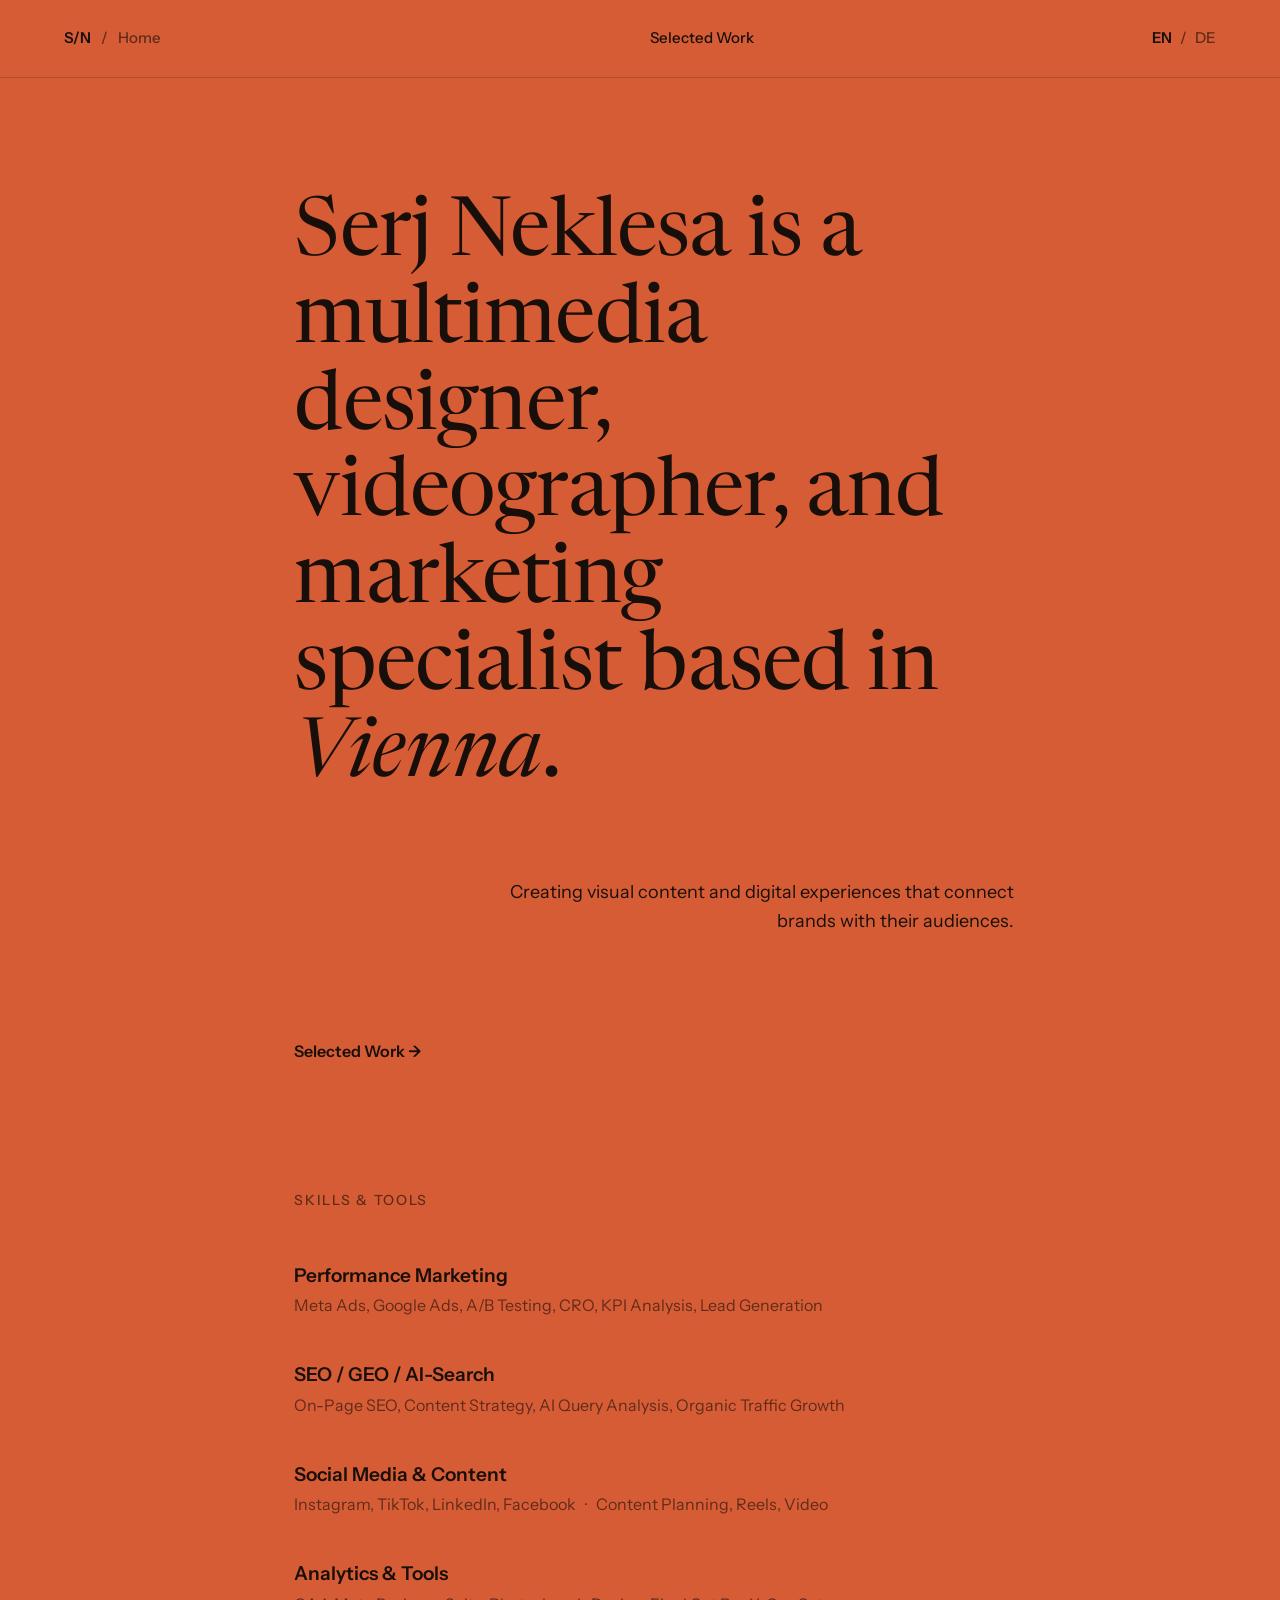
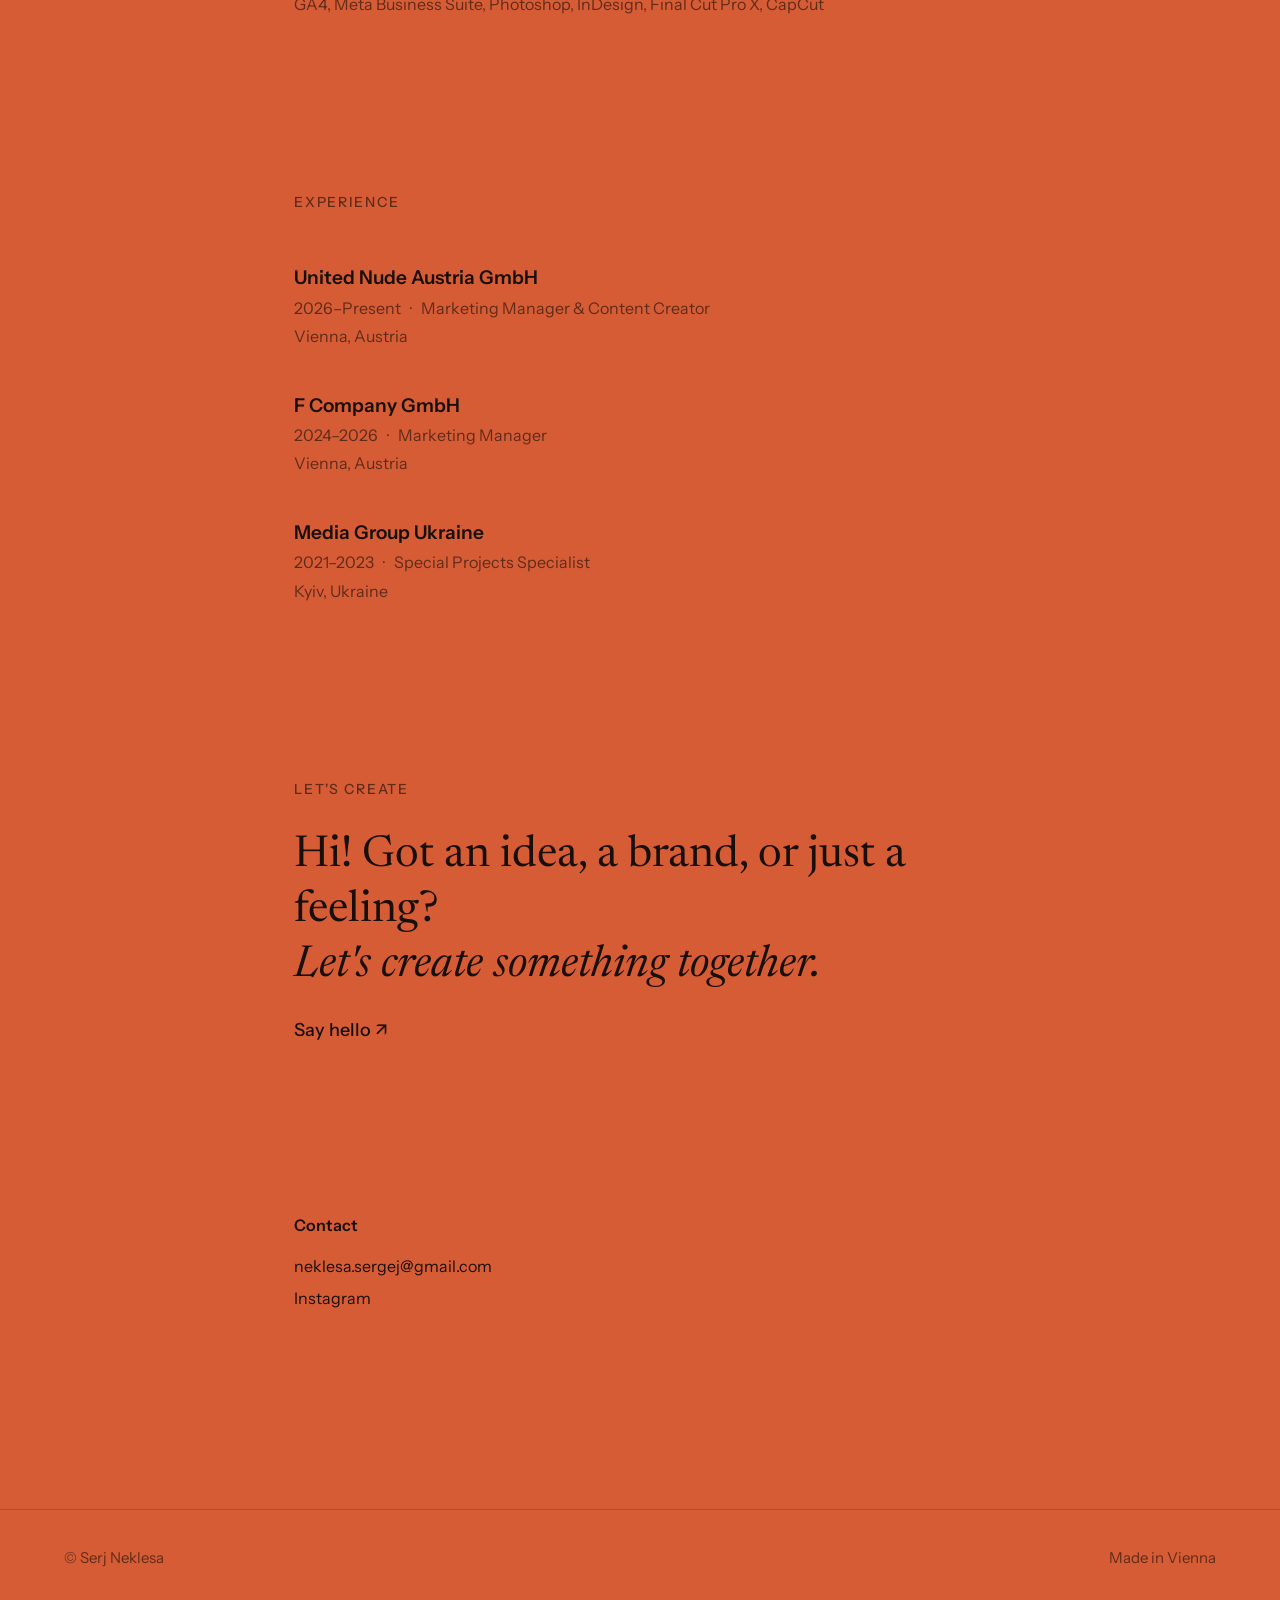
<file: index.html>
<!DOCTYPE html>
<html lang="en">
<head>
  <meta charset="UTF-8">
  <meta name="viewport" content="width=device-width, initial-scale=1.0">
  <title>Serj Neklesa — Multimedia Design &amp; Content Creation</title>
  <meta name="description" content="Serj Neklesa is a multimedia designer and content creator based in Vienna, with 9+ years across video, branding, and social media.">
  <link rel="preconnect" href="https://fonts.googleapis.com">
  <link rel="preconnect" href="https://fonts.gstatic.com" crossorigin>
  <link href="https://fonts.googleapis.com/css2?family=Newsreader:ital,opsz,wght@0,6..72,400;0,6..72,500;1,6..72,400&family=Instrument+Sans:wght@400;500;600&display=swap" rel="stylesheet">
  <link rel="stylesheet" href="styles.css">
</head>
<body>

  <header class="topbar">
    <div class="topbar__inner">
      <a class="topbar__name" href="index.html">S/N</a>
      <span class="topbar__sep">/</span>
      <span class="topbar__page" data-i18n="page.home">Home</span>
      <a class="topbar__nav" href="selected-work.html" data-i18n="nav.selectedwork">Selected Work</a>
      <div class="topbar__lang">
        <button type="button" data-setlang="en">EN</button><span class="topbar__sep">/</span><button type="button" data-setlang="de">DE</button>
      </div>
    </div>
  </header>

  <main class="page">
    <div class="content">

      <!-- Hero -->
      <section class="hero">
        <h1 class="hero__title reveal" data-i18n="hero.title">
          Serj Neklesa is a multimedia designer, videographer, and marketing specialist based in <em>Vienna</em>.
        </h1>
        <div class="hero__video" aria-hidden="true">
          <iframe src="https://player.vimeo.com/video/1209245580?background=1&autoplay=1&muted=1&loop=1&playsinline=1" title="Showreel" allow="autoplay; fullscreen; picture-in-picture" loading="lazy"></iframe>
        </div>
        <p class="hero__lede reveal" data-i18n="hero.lede">
          Creating visual content and digital experiences
          that connect brands with their audiences.
        </p>
      </section>

      <!-- Selected Work link (swapped with the video) -->
      <section class="home-cta">
        <a href="selected-work.html"><span data-i18n="nav.selectedwork">Selected Work</span> <span class="arrow">→</span></a>
      </section>

      <!-- Skills -->
      <section class="section" id="skills">
        <p class="eyebrow">Skills &amp; Tools</p>
        <ul class="entries">
          <li class="entry entry--static">
            <span>
              <span class="entry__title">Performance Marketing</span><br>
              <span class="entry__meta">Meta Ads, Google Ads, A/B Testing, CRO, KPI Analysis, Lead Generation</span>
            </span>
          </li>
          <li class="entry entry--static">
            <span>
              <span class="entry__title">SEO / GEO / AI-Search</span><br>
              <span class="entry__meta">On-Page SEO, Content Strategy, AI Query Analysis, Organic Traffic Growth</span>
            </span>
          </li>
          <li class="entry entry--static">
            <span>
              <span class="entry__title">Social Media &amp; Content</span><br>
              <span class="entry__meta">Instagram, TikTok, LinkedIn, Facebook <span class="dot">·</span> Content Planning, Reels, Video</span>
            </span>
          </li>
          <li class="entry entry--static">
            <span>
              <span class="entry__title">Analytics &amp; Tools</span><br>
              <span class="entry__meta">GA4, Meta Business Suite, Photoshop, InDesign, Final Cut Pro X, CapCut</span>
            </span>
          </li>
        </ul>
      </section>

      <!-- Experience -->
      <section class="section" id="experience">
        <p class="eyebrow" data-i18n="exp.eyebrow">Experience</p>
        <ul class="entries">
          <li class="entry entry--static">
            <span>
              <span class="entry__title">United Nude Austria GmbH</span><br>
              <span class="entry__meta" data-i18n="exp.une.meta">2026–Present <span class="dot">·</span> Marketing Manager &amp; Content Creator</span><br>
              <span class="entry__meta" data-i18n="exp.une.loc">Vienna, Austria</span>
            </span>
          </li>
          <li class="entry entry--static">
            <span>
              <span class="entry__title">F Company GmbH</span><br>
              <span class="entry__meta" data-i18n="exp.fc.meta">2024–2026 <span class="dot">·</span> Marketing Manager</span><br>
              <span class="entry__meta" data-i18n="exp.fc.loc">Vienna, Austria</span>
            </span>
          </li>
          <li class="entry entry--static">
            <span>
              <span class="entry__title">Media Group Ukraine</span><br>
              <span class="entry__meta" data-i18n="exp.mgu.meta">2021–2023 <span class="dot">·</span> Special Projects Specialist</span><br>
              <span class="entry__meta" data-i18n="exp.mgu.loc">Kyiv, Ukraine</span>
            </span>
          </li>
        </ul>
      </section>

      <!-- Invitation -->
      <section class="section" id="lets-create">
        <p class="eyebrow" data-i18n="lets.eyebrow">Let's Create</p>
        <p class="invite" data-i18n="lets.text">Hi! Got an idea, a brand, or just a feeling?<br><em>Let's create something together.</em></p>
        <p class="invite-link"><a href="mailto:neklesa.sergej@gmail.com" data-i18n="lets.cta">Say hello ↗</a></p>
      </section>

      <!-- Contact -->
      <section class="info">
        <div>
          <h2 data-i18n="contact.h">Contact</h2>
          <ul>
            <li><a href="mailto:neklesa.sergej@gmail.com">neklesa.sergej@gmail.com</a></li>
            <li><a href="https://www.instagram.com/ottoyvo/" target="_blank" rel="noopener">Instagram</a></li>
          </ul>
        </div>
      </section>







    </div>
  </main>

  <footer class="footer">
    <div class="footer__inner">
      <span>© Serj Neklesa</span>
      <span>Made in Vienna</span>
    </div>
  </footer>

  <script>
    // ask Vimeo for the real aspect ratio of each video so the frame
    // matches the video exactly (no black bars / visible container)
    async function fitVimeo(el, id) {
      try {
        const r = await fetch("https://vimeo.com/api/oembed.json?url=" +
          encodeURIComponent("https://vimeo.com/" + id));
        const j = await r.json();
        if (j.width && j.height) el.style.aspectRatio = j.width + " / " + j.height;
      } catch (e) {}
    }
    fitVimeo(document.querySelector(".hero__video"), "1209245580");
  </script>

  <script src="i18n.js"></script>
</body>
</html>
</file>
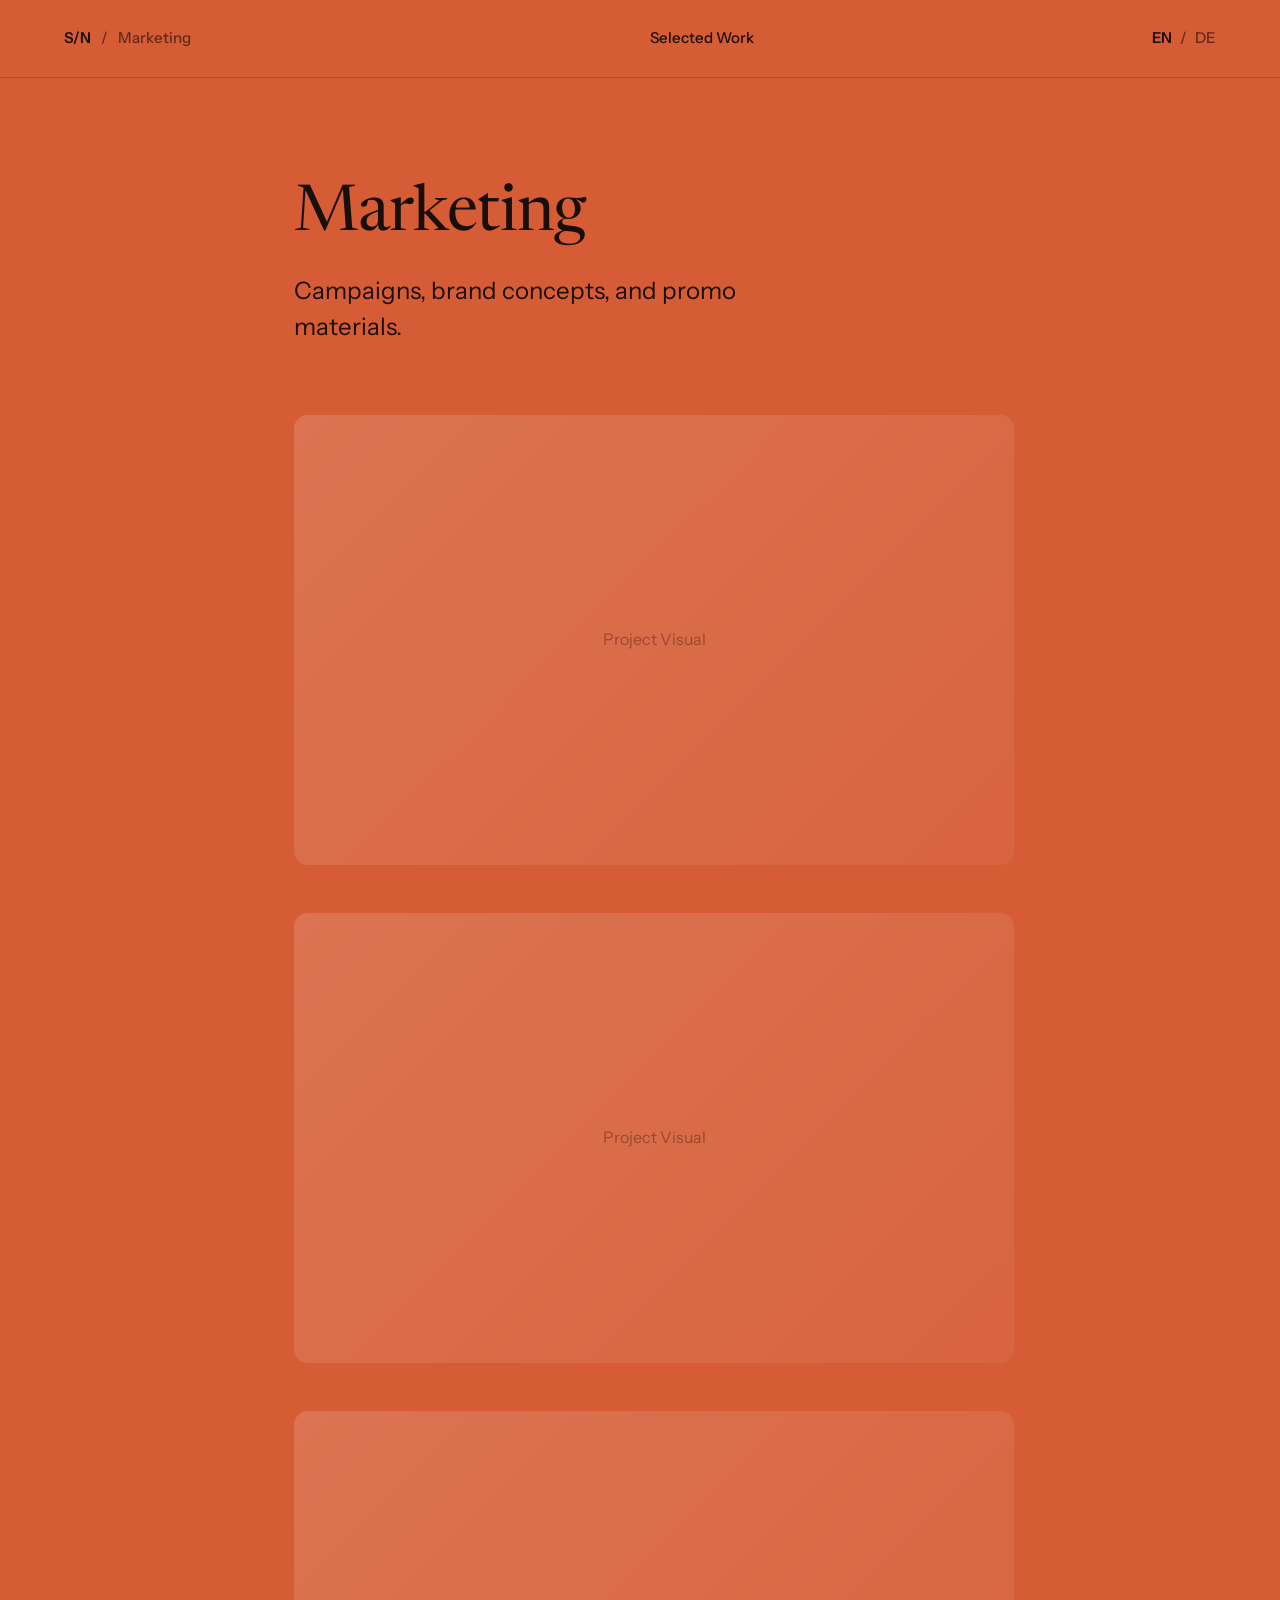
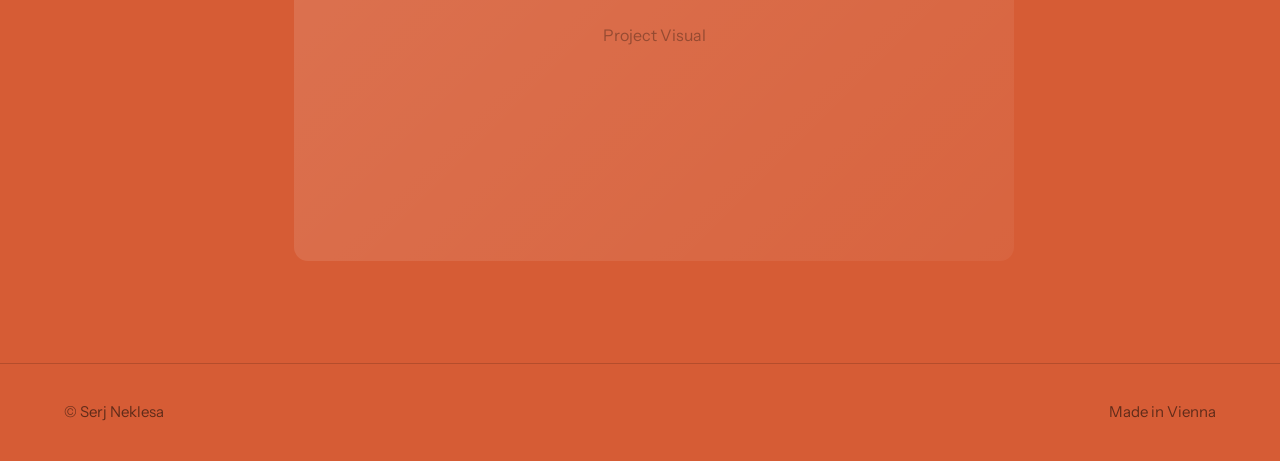
<file: marketing.html>
<!DOCTYPE html>
<html lang="en">
<head>
  <meta charset="UTF-8">
  <meta name="viewport" content="width=device-width, initial-scale=1.0">
  <title>Marketing — Serj Neklesa</title>
  <link rel="preconnect" href="https://fonts.googleapis.com">
  <link rel="preconnect" href="https://fonts.gstatic.com" crossorigin>
  <link href="https://fonts.googleapis.com/css2?family=Newsreader:ital,opsz,wght@0,6..72,400;0,6..72,500;1,6..72,400&family=Instrument+Sans:wght@400;500;600&display=swap" rel="stylesheet">
  <link rel="stylesheet" href="styles.css">
</head>
<body>

  <header class="topbar">
    <div class="topbar__inner">
      <a class="topbar__name" href="index.html">S/N</a>
      <span class="topbar__sep">/</span>
      <span class="topbar__page">Marketing</span>
      <a class="topbar__nav" href="selected-work.html" data-i18n="nav.selectedwork">Selected Work</a>
      <div class="topbar__lang">
        <button type="button" data-setlang="en">EN</button><span class="topbar__sep">/</span><button type="button" data-setlang="de">DE</button>
      </div>
    </div>
  </header>

  <main class="page">
    <div class="content">

      <header class="case-head">
        <h1 class="reveal">Marketing</h1>
        <p class="case-sub reveal">Campaigns, brand concepts, and promo materials.</p>
      </header>

      <section class="case-body">
        <div class="media media--photo"><span>Project Visual</span></div>
        <div class="media media--photo"><span>Project Visual</span></div>
        <div class="media media--photo"><span>Project Visual</span></div>
      </section>

    </div>
  </main>

  <footer class="footer">
    <div class="footer__inner">
      <span>© Serj Neklesa</span>
      <span>Made in Vienna</span>
    </div>
  </footer>

  <script src="i18n.js"></script>
</body>
</html>
</file>
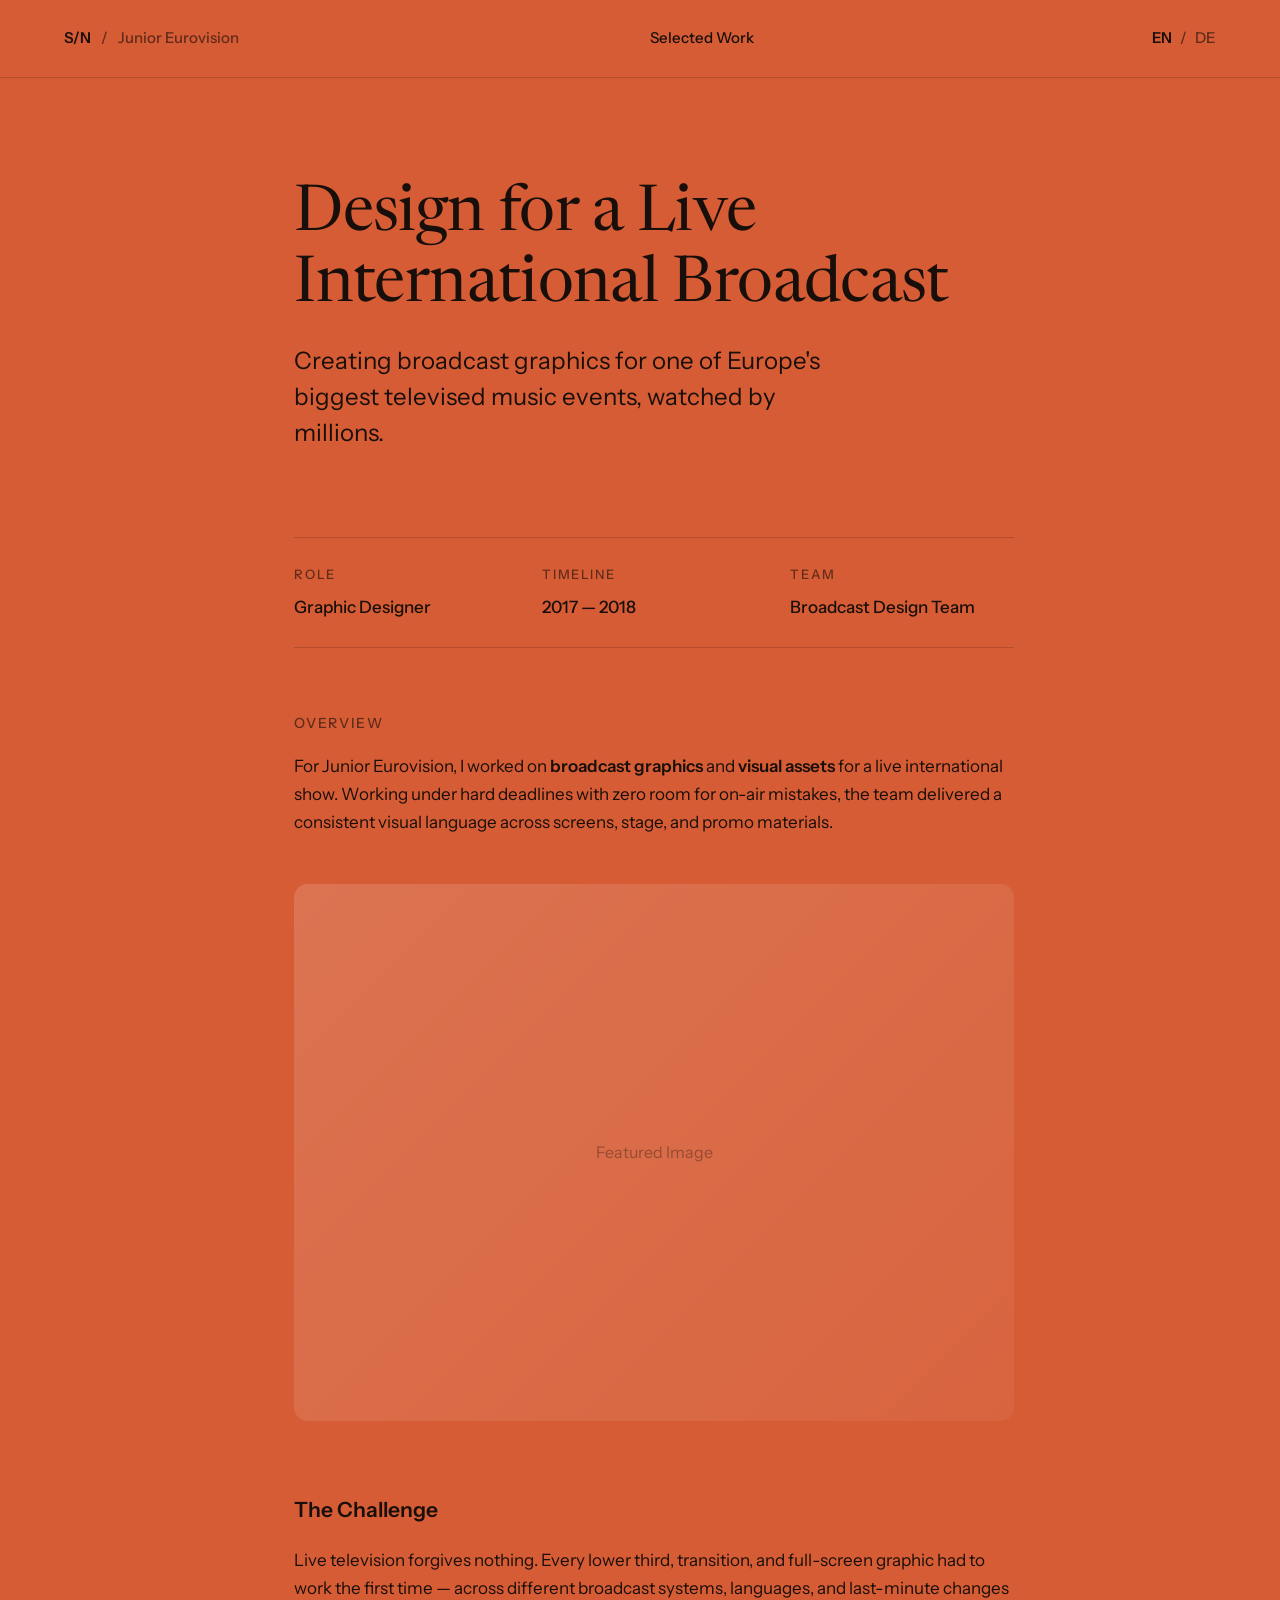
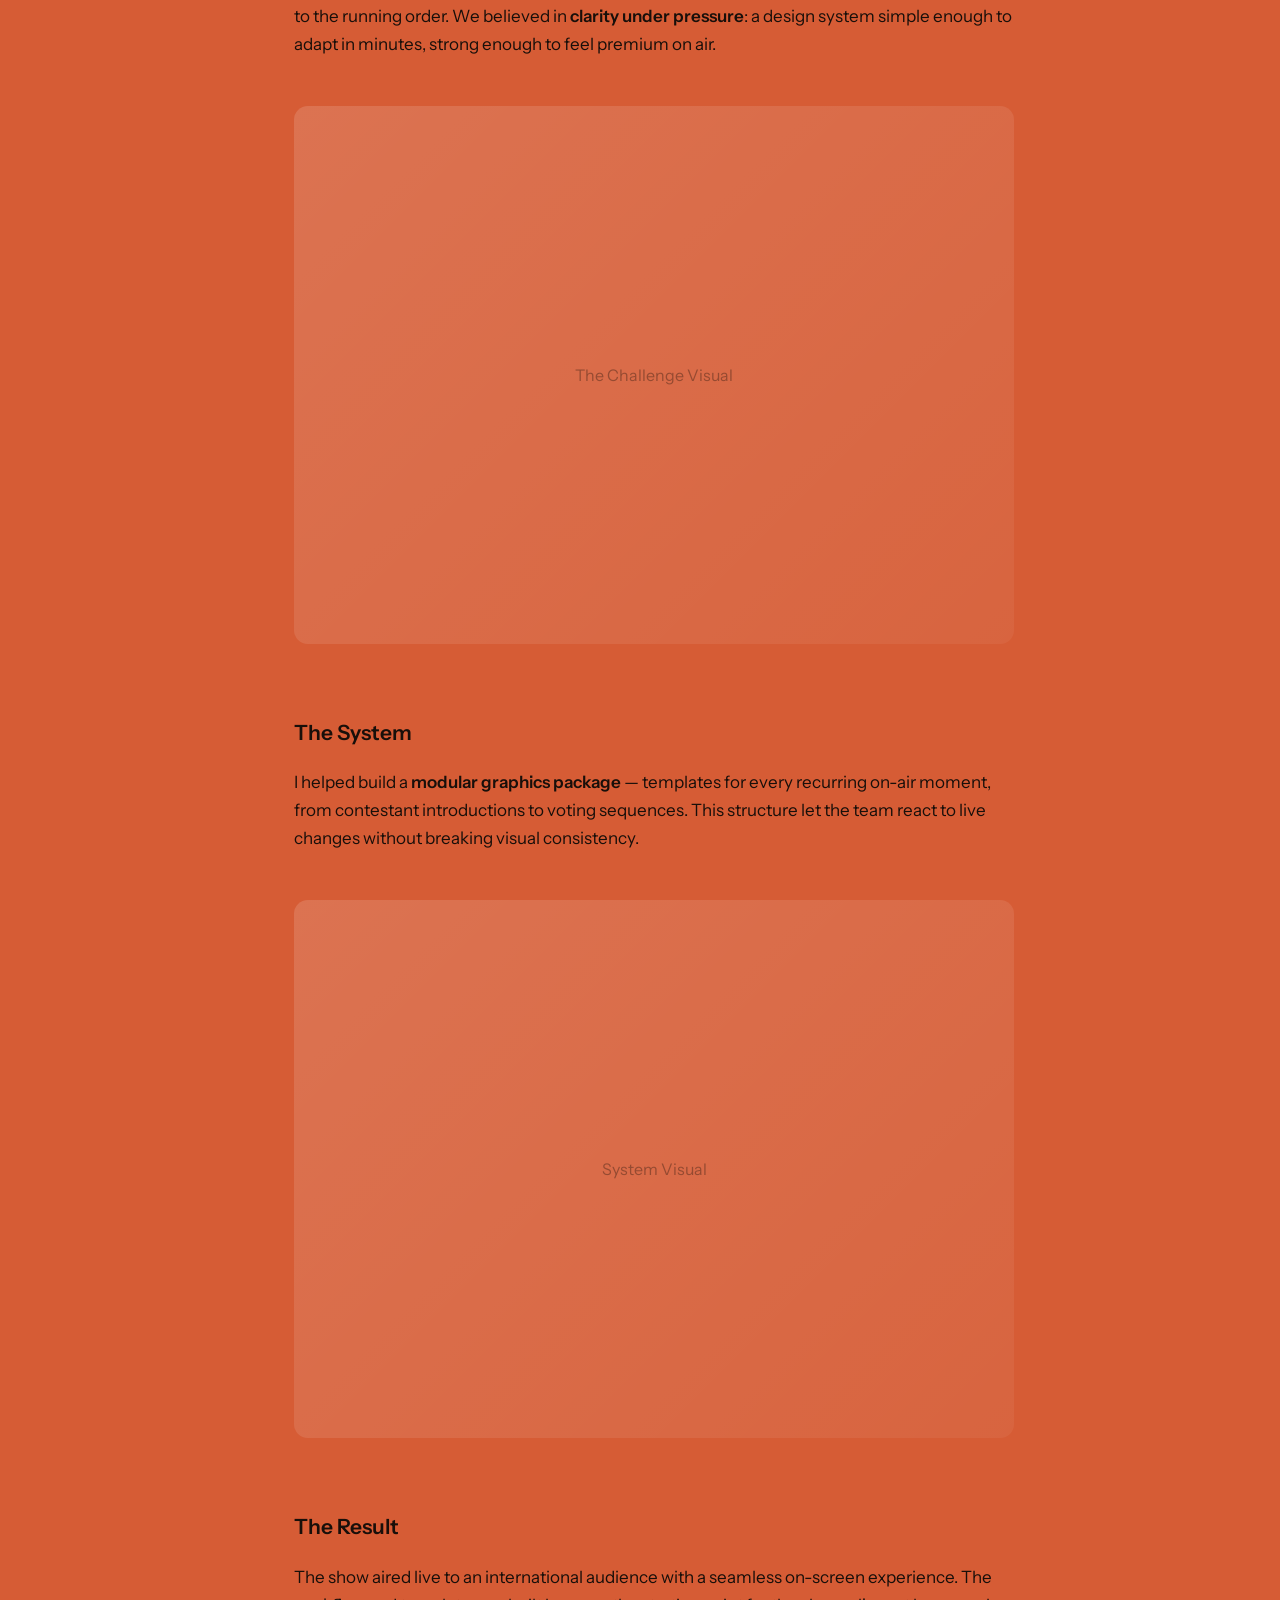
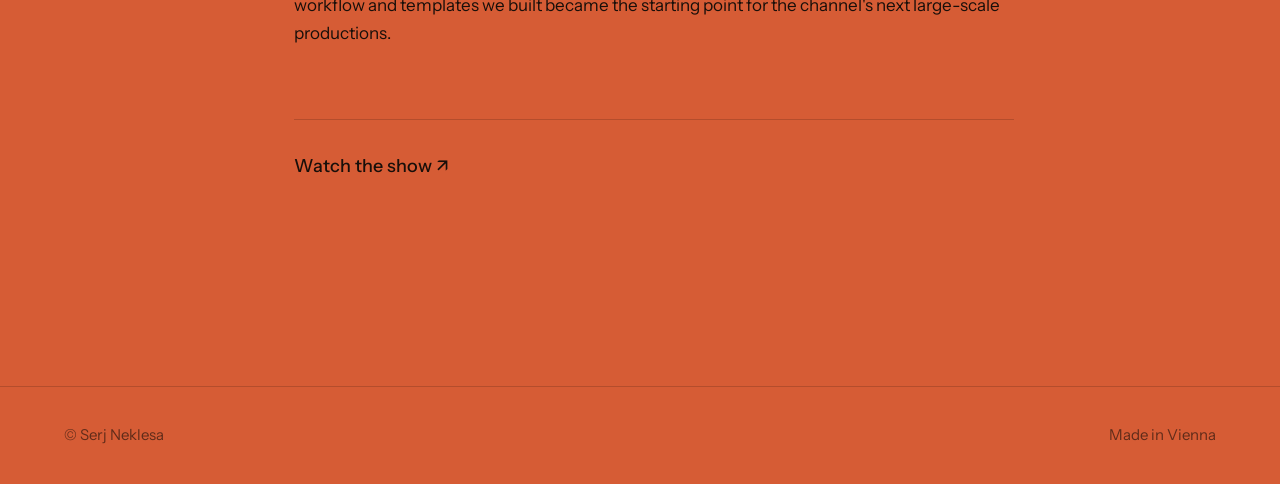
<file: project-junior-eurovision.html>
<!DOCTYPE html>
<html lang="en">
<head>
  <meta charset="UTF-8">
  <meta name="viewport" content="width=device-width, initial-scale=1.0">
  <title>Junior Eurovision — Serj Neklesa</title>
  <meta name="description" content="Case study: broadcast graphic design for Junior Eurovision.">
  <link rel="preconnect" href="https://fonts.googleapis.com">
  <link rel="preconnect" href="https://fonts.gstatic.com" crossorigin>
  <link href="https://fonts.googleapis.com/css2?family=Newsreader:ital,opsz,wght@0,6..72,400;0,6..72,500;1,6..72,400&family=Instrument+Sans:wght@400;500;600&display=swap" rel="stylesheet">
  <link rel="stylesheet" href="styles.css">
</head>
<body>

  <header class="topbar">
    <div class="topbar__inner">
      <a class="topbar__name" href="index.html">S/N</a>
      <span class="topbar__sep">/</span>
      <span class="topbar__page">Junior Eurovision</span>
      <a class="topbar__nav" href="selected-work.html" data-i18n="nav.selectedwork">Selected Work</a>
      <div class="topbar__lang">
        <button type="button" data-setlang="en">EN</button><span class="topbar__sep">/</span><button type="button" data-setlang="de">DE</button>
      </div>
    </div>
  </header>

  <main class="page">
    <div class="content">

      <header class="case-head">
        <h1 class="reveal">Design for a Live International Broadcast</h1>
        <p class="case-sub reveal">
          Creating broadcast graphics for one of Europe's biggest
          televised music events, watched by millions.
        </p>
      </header>

      <section class="case-meta">
        <div>
          <h3>Role</h3>
          <p>Graphic Designer</p>
        </div>
        <div>
          <h3>Timeline</h3>
          <p>2017 — 2018</p>
        </div>
        <div>
          <h3>Team</h3>
          <p>Broadcast Design Team</p>
        </div>
      </section>

      <section class="case-body">
        <p class="eyebrow">Overview</p>
        <p>
          For Junior Eurovision, I worked on <strong>broadcast graphics</strong> and
          <strong>visual assets</strong> for a live international show. Working under
          hard deadlines with zero room for on-air mistakes, the team delivered a
          consistent visual language across screens, stage, and promo materials.
        </p>

        <div class="media">
          <span>Featured Image</span>
        </div>

        <h2>The Challenge</h2>
        <p>
          Live television forgives nothing. Every lower third, transition, and
          full-screen graphic had to work the first time — across different
          broadcast systems, languages, and last-minute changes to the running
          order. We believed in <strong>clarity under pressure</strong>: a design
          system simple enough to adapt in minutes, strong enough to feel premium
          on air.
        </p>

        <div class="media">
          <span>The Challenge Visual</span>
        </div>

        <h2>The System</h2>
        <p>
          I helped build a <strong>modular graphics package</strong> — templates
          for every recurring on-air moment, from contestant introductions to
          voting sequences. This structure let the team react to live changes
          without breaking visual consistency.
        </p>

        <div class="media">
          <span>System Visual</span>
        </div>

        <h2>The Result</h2>
        <p>
          The show aired live to an international audience with a seamless
          on-screen experience. The workflow and templates we built became the
          starting point for the channel's next large-scale productions.
        </p>
      </section>

      <p class="case-visit">
        <a href="#" target="_blank" rel="noopener">Watch the show ↗</a>
      </p>

    </div>
  </main>

  <footer class="footer">
    <div class="footer__inner">
      <span>© Serj Neklesa</span>
      <span>Made in Vienna</span>
    </div>
  </footer>

  <script src="i18n.js"></script>
</body>
</html>
</file>
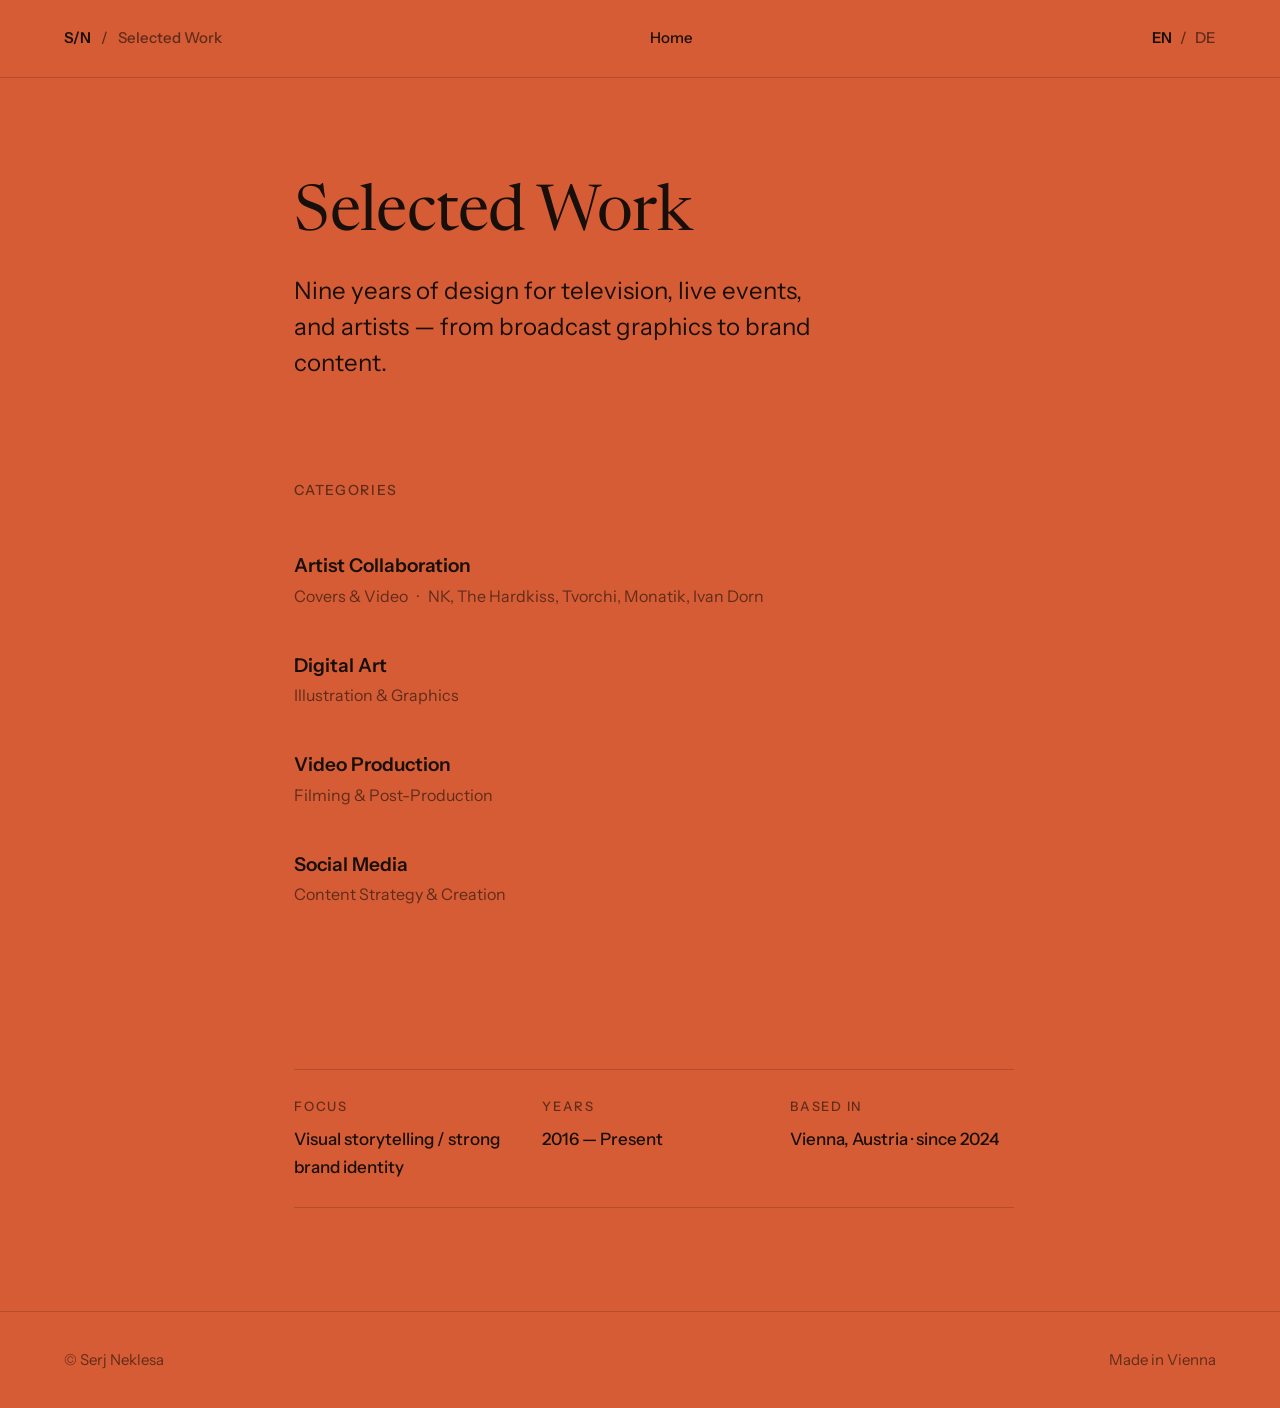
<file: selected-work.html>
<!DOCTYPE html>
<html lang="en">
<head>
  <meta charset="UTF-8">
  <meta name="viewport" content="width=device-width, initial-scale=1.0">
  <title>Selected Work — Serj Neklesa</title>
  <meta name="description" content="Selected work by Serj Neklesa: broadcast design, live events, and artist collaborations.">
  <link rel="preconnect" href="https://fonts.googleapis.com">
  <link rel="preconnect" href="https://fonts.gstatic.com" crossorigin>
  <link href="https://fonts.googleapis.com/css2?family=Newsreader:ital,opsz,wght@0,6..72,400;0,6..72,500;1,6..72,400&family=Instrument+Sans:wght@400;500;600&display=swap" rel="stylesheet">
  <link rel="stylesheet" href="styles.css">
</head>
<body>

  <header class="topbar">
    <div class="topbar__inner">
      <a class="topbar__name" href="index.html">S/N</a>
      <span class="topbar__sep">/</span>
      <span class="topbar__page" data-i18n="nav.selectedwork">Selected Work</span>
      <a class="topbar__nav" href="index.html" data-i18n="nav.home">Home</a>
      <div class="topbar__lang">
        <button type="button" data-setlang="en">EN</button><span class="topbar__sep">/</span><button type="button" data-setlang="de">DE</button>
      </div>
    </div>
  </header>

  <main class="page">
    <div class="content">

      <header class="case-head">
        <h1 class="reveal" data-i18n="sw.h1">Selected Work</h1>
        <p class="case-sub reveal" data-i18n="sw.sub">Nine years of design for television, live events, and artists — from broadcast graphics to brand content.</p>
      </header>

      <section class="section">
        <p class="eyebrow" data-i18n="sw.categories">Categories</p>
        <ul class="entries">
          <li class="entry">
            <a href="artist-collaboration.html">
              <span>
                <span class="entry__title">Artist Collaboration</span><br>
                <span class="entry__meta">Covers &amp; Video <span class="dot">·</span> NK, The Hardkiss, Tvorchi, Monatik, Ivan Dorn</span>
              </span>
              <span class="entry__arrow">↗</span>
            </a>
          </li>
          <li class="entry">
            <a href="digital-art.html">
              <span>
                <span class="entry__title">Digital Art</span><br>
                <span class="entry__meta" data-i18n="cat.digital.meta">Illustration &amp; Graphics</span>
              </span>
              <span class="entry__arrow">↗</span>
            </a>
          </li>
          <li class="entry">
            <a href="video-production.html">
              <span>
                <span class="entry__title">Video Production</span><br>
                <span class="entry__meta" data-i18n="cat.video.meta">Filming &amp; Post-Production</span>
              </span>
              <span class="entry__arrow">↗</span>
            </a>
          </li>
          <li class="entry">
            <a href="social-media.html">
              <span>
                <span class="entry__title">Social Media</span><br>
                <span class="entry__meta" data-i18n="cat.social.meta">Content Strategy &amp; Creation</span>
              </span>
              <span class="entry__arrow">↗</span>
            </a>
          </li>
        </ul>
      </section>

      <section class="case-meta">
        <div>
          <h3 data-i18n="meta.focus">Focus</h3>
          <p data-i18n="meta.focus.value">Visual storytelling / strong brand identity</p>
        </div>
        <div>
          <h3 data-i18n="meta.years">Years</h3>
          <p data-i18n="meta.years.value">2016 — Present</p>
        </div>
        <div>
          <h3 data-i18n="meta.based">Based in</h3>
          <p data-i18n="meta.based.value">Vienna, Austria <span class="dot">·</span> since 2024</p>
        </div>
      </section>

    </div>
  </main>

  <footer class="footer">
    <div class="footer__inner">
      <span>© Serj Neklesa</span>
      <span>Made in Vienna</span>
    </div>
  </footer>

  <script src="i18n.js"></script>
</body>
</html>
</file>
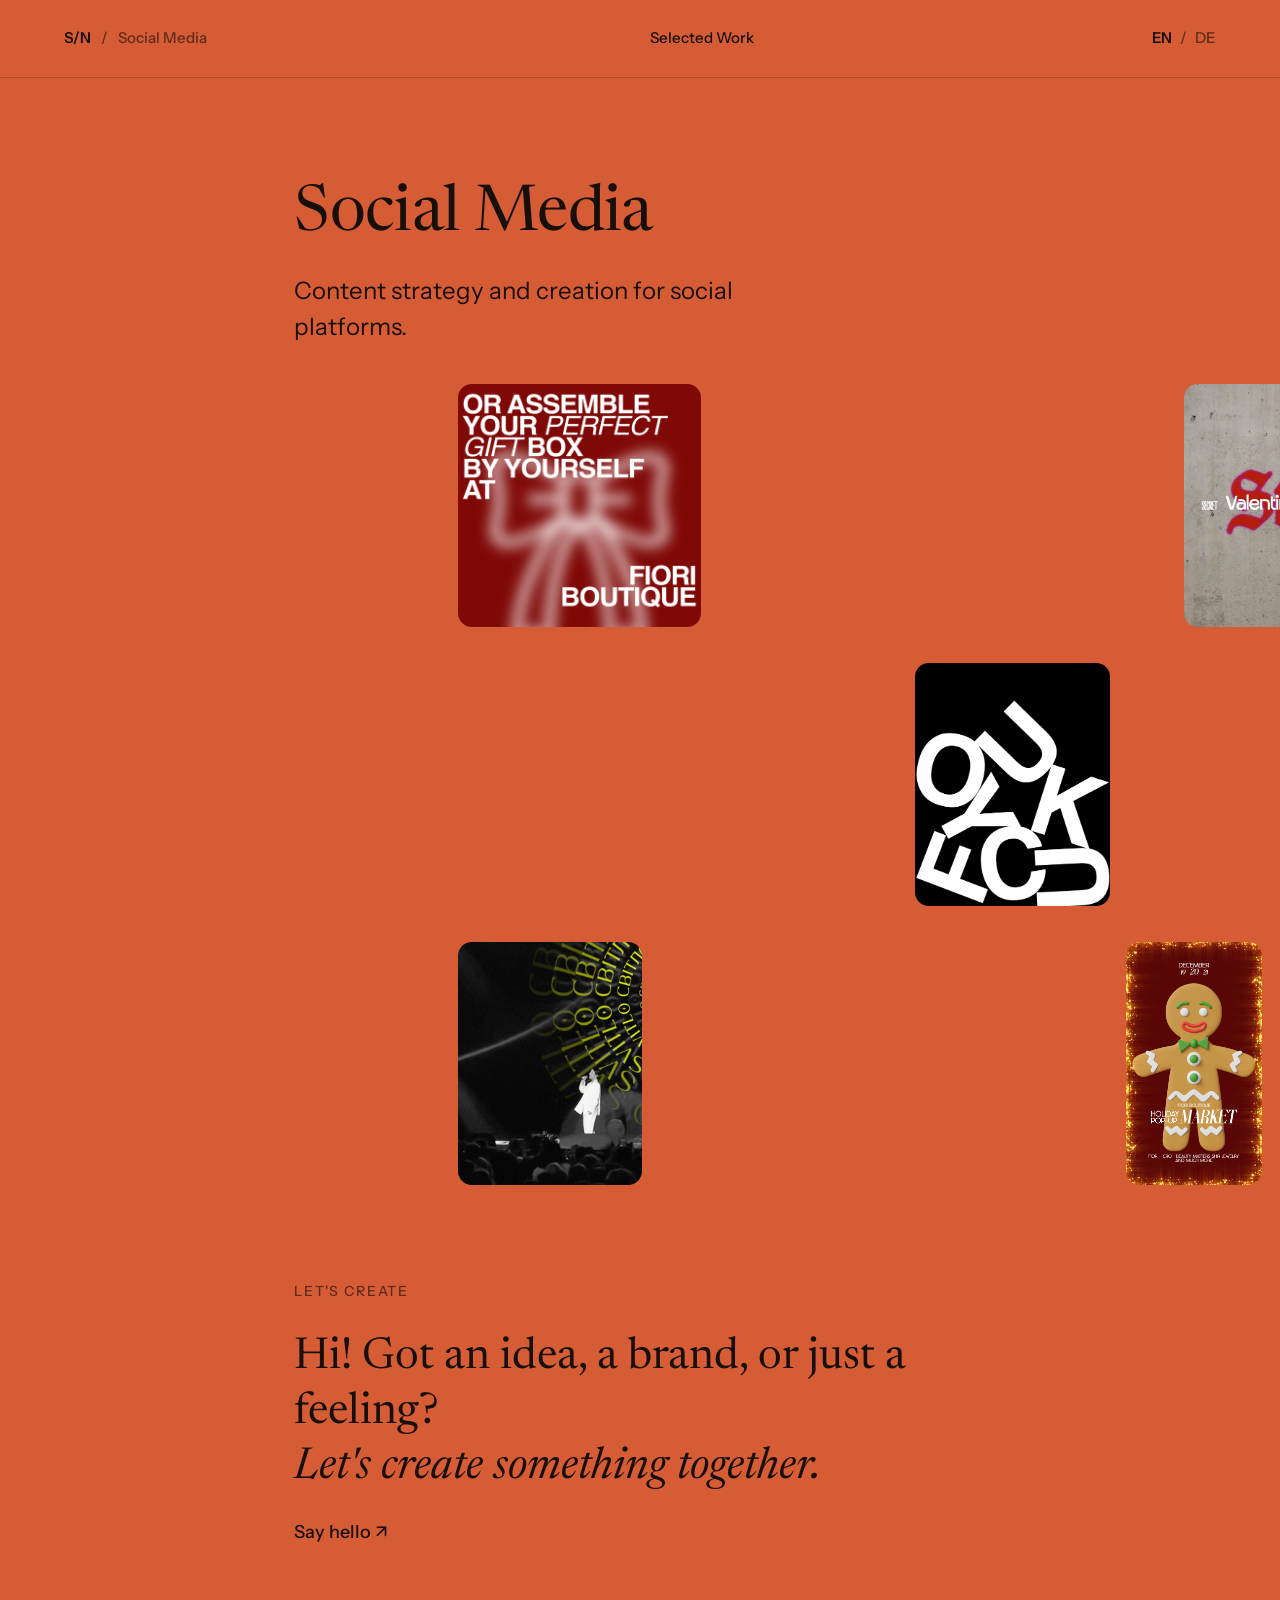
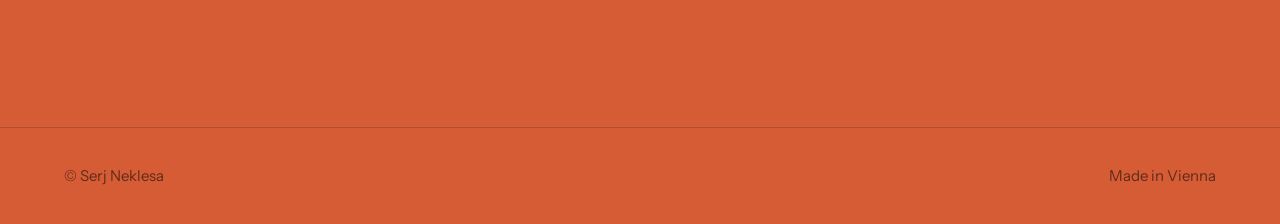
<file: social-media.html>
<!DOCTYPE html>
<html lang="en">
<head>
  <meta charset="UTF-8">
  <meta name="viewport" content="width=device-width, initial-scale=1.0">
  <title>Social Media — Serj Neklesa</title>
  <link rel="preconnect" href="https://fonts.googleapis.com">
  <link rel="preconnect" href="https://fonts.gstatic.com" crossorigin>
  <link href="https://fonts.googleapis.com/css2?family=Newsreader:ital,opsz,wght@0,6..72,400;0,6..72,500;1,6..72,400&family=Instrument+Sans:wght@400;500;600&display=swap" rel="stylesheet">
  <link rel="stylesheet" href="styles.css">
</head>
<body>

  <header class="topbar">
    <div class="topbar__inner">
      <a class="topbar__name" href="index.html">S/N</a>
      <span class="topbar__sep">/</span>
      <span class="topbar__page">Social Media</span>
      <a class="topbar__nav" href="selected-work.html" data-i18n="nav.selectedwork">Selected Work</a>
      <div class="topbar__lang">
        <button type="button" data-setlang="en">EN</button><span class="topbar__sep">/</span><button type="button" data-setlang="de">DE</button>
      </div>
    </div>
  </header>

  <main class="page">
    <div class="content">
      <header class="case-head">
        <h1 class="reveal">Social Media</h1>
        <p class="case-sub reveal" data-i18n="sm.sub">Content strategy and creation for social platforms.</p>
      </header>
    </div>

    <!-- looping panoramas mixing videos and photos -->
    <div class="panorama panorama--video">
      <div class="panorama__track" data-row="0"></div>
    </div>
    <div class="panorama panorama--video panorama--reverse">
      <div class="panorama__track" data-row="1"></div>
    </div>
    <div class="panorama panorama--video">
      <div class="panorama__track" data-row="2"></div>
    </div>

    <div class="content">
      <section class="section" id="lets-create">
        <p class="eyebrow" data-i18n="lets.eyebrow">Let's Create</p>
        <p class="invite" data-i18n="lets.text">Hi! Got an idea, a brand, or just a feeling?<br><em>Let's create something together.</em></p>
        <p class="invite-link"><a href="mailto:neklesa.sergej@gmail.com" data-i18n="lets.cta">Say hello ↗</a></p>
      </section>
    </div>
  </main>

  <footer class="footer">
    <div class="footer__inner">
      <span>© Serj Neklesa</span>
      <span>Made in Vienna</span>
    </div>
  </footer>

  <script>
    const FOLDER = "web-ready/";

    const SM_VIDEOS = [
      "1210442717",
      "1210442790",
      "1210442843",
      "1210442799",
      "1210442886",
      "1210442697",
      "1210222827",
      "587397666",
      "1210223333",
      "1210223165",
      "1210221413",
      "1210221409",
    ];

    const SM_PHOTOS = [
      "3-4.jpg",
      "4-3.jpg",
      "5-5.jpg",
      "flooriist-lenta-2.jpg",
      "image-13-01-26-at-14-47.jpg",
      "popup3.jpg",
      "1232.jpg",
      "ytyty.jpg",
    ];

    const HASHES = {"1210442646": "eba0e2037d", "1210442671": "bf5715b22d", "1210442695": "1366e94a4b", "1210442717": "c62bf89a0a", "1210442742": "bdb9a1750c", "1210442745": "1aa7bc77d4", "1210442799": "1704214c0f", "1210442843": "85bad5aafd", "1210442886": "b5ee377771"};
    const SPEED = 45; // px per second

    async function ratioOf(id) {
      try {
        const r = await fetch("https://vimeo.com/api/oembed.json?url=" +
          encodeURIComponent("https://vimeo.com/" + id + (HASHES[id] ? "/" + HASHES[id] : "")));
        const j = await r.json();
        if (j.width && j.height) return j.width + " / " + j.height;
      } catch (e) {}
      return "16 / 9";
    }

    function videoCell(id, ratio) {
      const cell = document.createElement("div");
      cell.className = "pan-v";
      cell.style.aspectRatio = ratio;
      const f = document.createElement("iframe");
      f.src = "https://player.vimeo.com/video/" + id +
              "?background=1&autoplay=1&muted=1&loop=1&playsinline=1" +
              (HASHES[id] ? "&h=" + HASHES[id] : "");
      f.title = "Video " + id;
      f.loading = "lazy";
      f.allow = "autoplay; fullscreen; picture-in-picture";
      cell.appendChild(f);
      return () => cell.cloneNode(true);
    }

    function photoCell(name) {
      return () => {
        const img = document.createElement("img");
        img.src = FOLDER + encodeURIComponent(name);
        img.alt = "";
        img.decoding = "async";
        img.onerror = () => img.remove();
        return img;
      };
    }

    async function build() {
      const vids = await Promise.all(
        SM_VIDEOS.map(async id => videoCell(id, await ratioOf(id)))
      );
      const photos = SM_PHOTOS.map(photoCell);

      // interleave: video, photo, video, photo...
      const mixed = [];
      const a = [...vids], b = [...photos];
      while (a.length || b.length) {
        if (a.length) mixed.push(a.shift());
        if (b.length) mixed.push(b.shift());
      }

      const rows = [[], [], []];
      mixed.forEach((make, i) => rows[i % 3].push(make));
      rows[1].reverse();

      document.querySelectorAll(".panorama__track").forEach(track => {
        const list = rows[+track.dataset.row] || [];
        // two identical copies -> seamless -50% loop
        [...list, ...list].forEach(make => track.appendChild(make()));
      });

      const setDurations = () => {
        document.querySelectorAll(".panorama__track").forEach(track => {
          const distance = track.scrollWidth / 2;
          if (distance > 0) {
            track.style.setProperty("--pan-duration", Math.max(30, distance / SPEED) + "s");
          }
        });
      };
      setDurations();
      setTimeout(setDurations, 3000);
    }
    build();
  </script>

  <script src="i18n.js"></script>
</body>
</html>
</file>
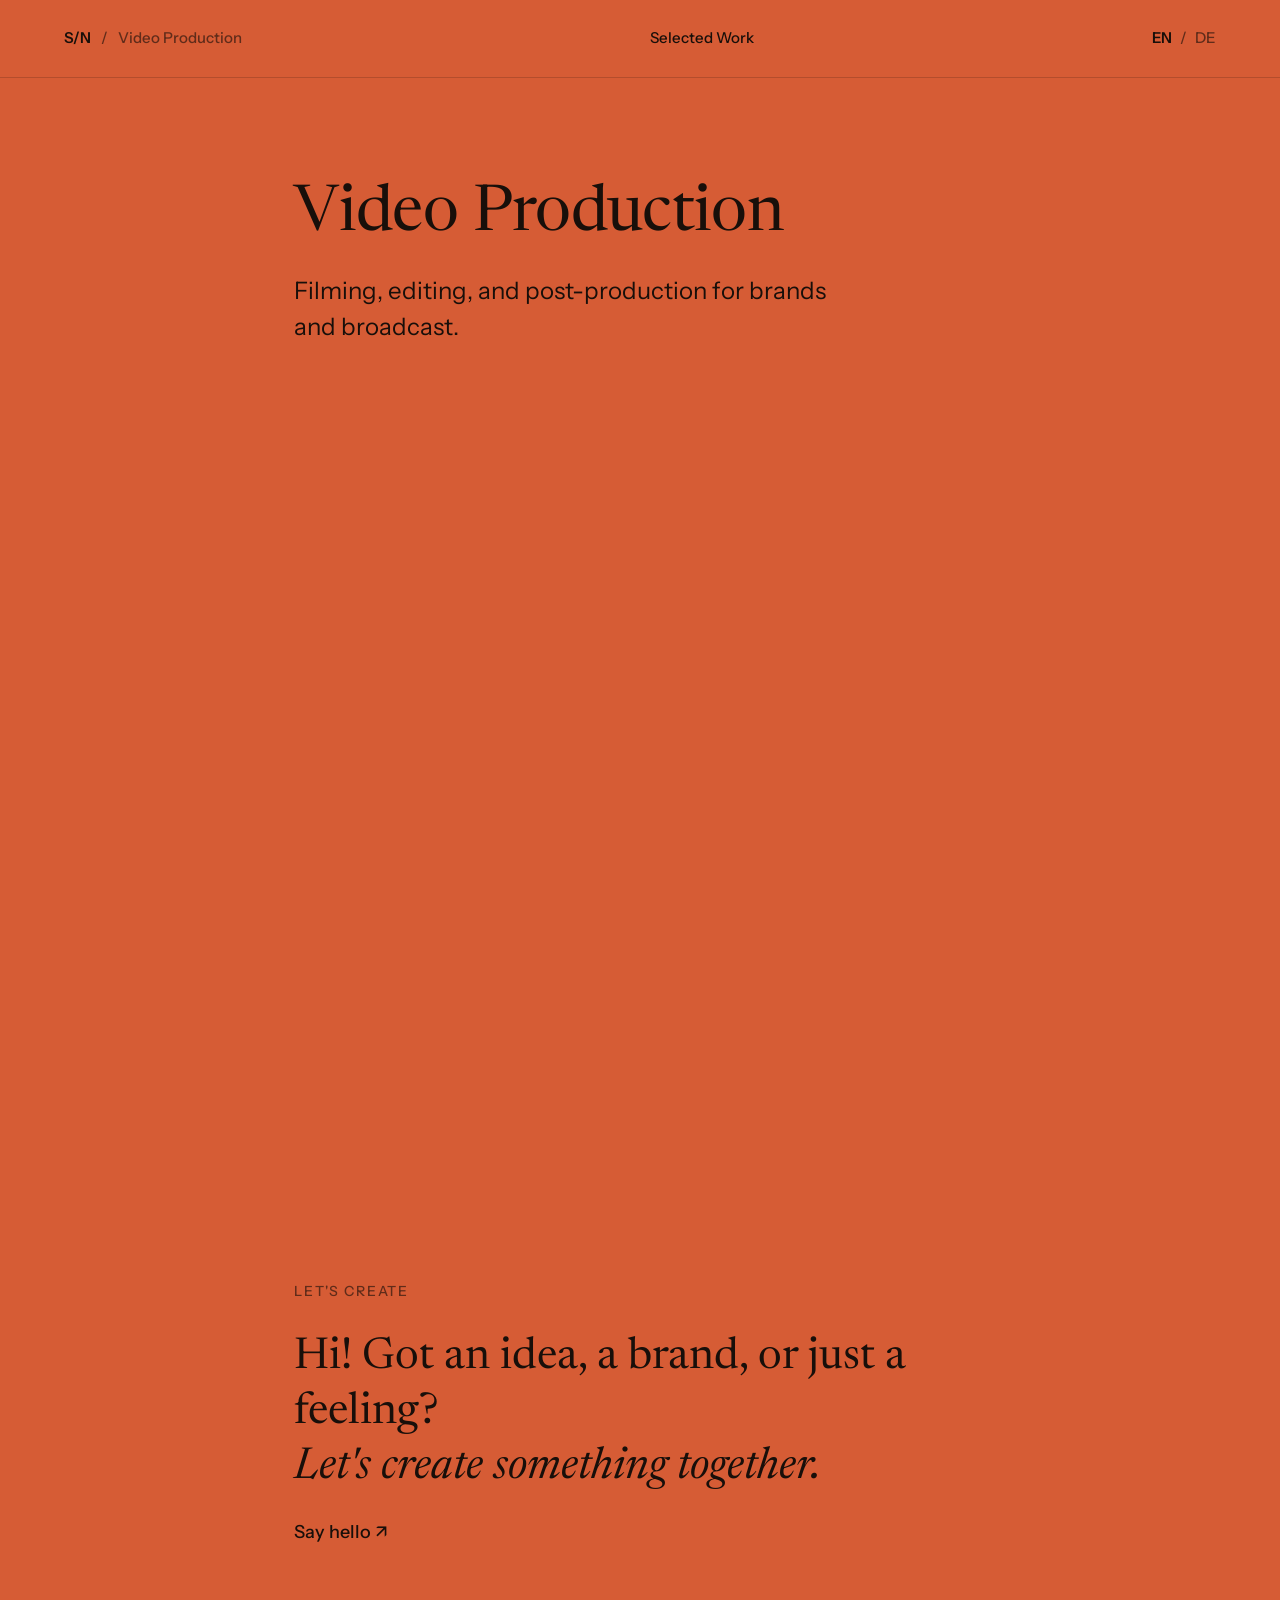
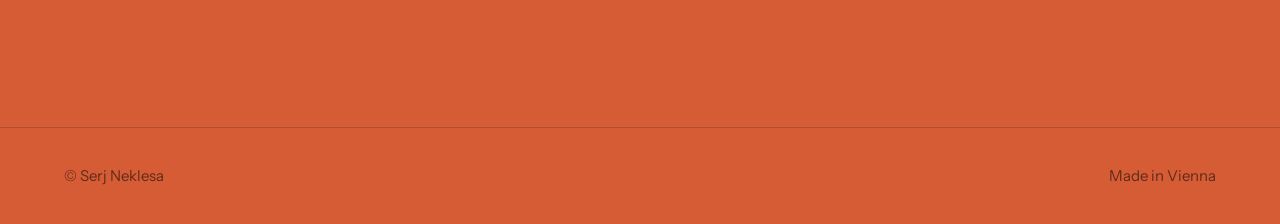
<file: video-production.html>
<!DOCTYPE html>
<html lang="en">
<head>
  <meta charset="UTF-8">
  <meta name="viewport" content="width=device-width, initial-scale=1.0">
  <title>Video Production — Serj Neklesa</title>
  <link rel="preconnect" href="https://fonts.googleapis.com">
  <link rel="preconnect" href="https://fonts.gstatic.com" crossorigin>
  <link rel="preconnect" href="https://player.vimeo.com">
  <link rel="preconnect" href="https://i.vimeocdn.com">
  <link href="https://fonts.googleapis.com/css2?family=Newsreader:ital,opsz,wght@0,6..72,400;0,6..72,500;1,6..72,400&family=Instrument+Sans:wght@400;500;600&display=swap" rel="stylesheet">
  <link rel="stylesheet" href="styles.css">
</head>
<body>

  <header class="topbar">
    <div class="topbar__inner">
      <a class="topbar__name" href="index.html">S/N</a>
      <span class="topbar__sep">/</span>
      <span class="topbar__page">Video Production</span>
      <a class="topbar__nav" href="selected-work.html" data-i18n="nav.selectedwork">Selected Work</a>
      <div class="topbar__lang">
        <button type="button" data-setlang="en">EN</button><span class="topbar__sep">/</span><button type="button" data-setlang="de">DE</button>
      </div>
    </div>
  </header>

  <main class="page">
    <div class="content">
      <header class="case-head">
        <h1 class="reveal">Video Production</h1>
        <p class="case-sub reveal" data-i18n="vp.sub">Filming, editing, and post-production for brands and broadcast.</p>
      </header>
    </div>

    <!-- looping panoramas of playing videos: directions alternate -->
    <div class="panorama panorama--video">
      <div class="panorama__track" data-row="0"></div>
    </div>
    <div class="panorama panorama--video panorama--reverse">
      <div class="panorama__track" data-row="1"></div>
    </div>
    <div class="panorama panorama--video">
      <div class="panorama__track" data-row="2"></div>
    </div>

    <div class="content">
      <section class="section" id="lets-create">
        <p class="eyebrow" data-i18n="lets.eyebrow">Let's Create</p>
        <p class="invite" data-i18n="lets.text">Hi! Got an idea, a brand, or just a feeling?<br><em>Let's create something together.</em></p>
        <p class="invite-link"><a href="mailto:neklesa.sergej@gmail.com" data-i18n="lets.cta">Say hello ↗</a></p>
      </section>
    </div>
  </main>

  <footer class="footer">
    <div class="footer__inner">
      <span>© Serj Neklesa</span>
      <span>Made in Vienna</span>
    </div>
  </footer>

  <script>
    // Vimeo IDs в порядке показа
    const VIDEOS = [
      "1209432137",
      "1209429198",
      "587475938",
      "587412009",
      "587697482",
      "1210223333",
      "1210221415",
      "587411131",
      "1210221412",
      "1210223165",
      "1210442697",
      "1210442671",
      "1210442851",
      "1210442646",
      "1210442742",
      "1210442799",
      "1210442886",
      "1210442745",
      "1210442843",
      "1210442790",
      "1210442695",
      "1210442717",
      "1210449640",
    ];

    const HASHES = {"1210442646": "eba0e2037d", "1210442671": "bf5715b22d", "1210442695": "1366e94a4b", "1210442717": "c62bf89a0a", "1210442742": "bdb9a1750c", "1210442745": "1aa7bc77d4", "1210442799": "1704214c0f", "1210442843": "85bad5aafd", "1210442886": "b5ee377771"};
    const SPEED = 45; // px per second

    // 1) The panorama is built IMMEDIATELY and unconditionally,
    //    so it always moves even if Vimeo API is blocked or slow.
    // 2) Vimeo oEmbed then refines each cell (real aspect ratio + thumbnail).
    // 3) Players are switched on one by one, jumping between rows.

    function makeCell(id) {
      const cell = document.createElement("div");
      cell.className = "pan-v";
      cell.style.aspectRatio = "16 / 9";
      cell.dataset.id = id;
      return cell;
    }

    function activate(cell) {
      const id = cell.dataset.id;
      const f = document.createElement("iframe");
      f.src = "https://player.vimeo.com/video/" + id +
              "?background=1&autoplay=1&muted=1&loop=1&playsinline=1" +
              (HASHES[id] ? "&h=" + HASHES[id] : "");
      f.title = "Video " + id;
      f.allow = "autoplay; fullscreen; picture-in-picture";
      cell.replaceChildren(f);
      cell.dataset.live = "1";
    }

    const setDurations = () => {
      document.querySelectorAll(".panorama__track").forEach(track => {
        const distance = track.scrollWidth / 2;
        if (distance > 0) {
          track.style.setProperty("--pan-duration", Math.max(30, distance / SPEED) + "s");
        }
      });
    };

    function build() {
      // split the videos across the three rows
      const rows = [[], [], []];
      VIDEOS.forEach((id, i) => rows[i % 3].push(id));
      rows[1].reverse(); // middle row runs right and starts from the end

      document.querySelectorAll(".panorama__track").forEach(track => {
        const list = rows[+track.dataset.row] || [];
        // two identical copies -> seamless -50% loop
        [...list, ...list].forEach(id => track.appendChild(makeCell(id)));
      });
      setDurations();

      // activation order: round-robin between rows so all rows play at once
      const byRow = [...document.querySelectorAll(".panorama__track")].map(t =>
        [...t.querySelectorAll(".pan-v")]
      );
      const order = [];
      const maxLen = Math.max(...byRow.map(r => r.length), 0);
      for (let k = 0; k < maxLen; k++) byRow.forEach(r => { if (r[k]) order.push(r[k]); });

      let i = 0;
      const timer = setInterval(() => {
        if (i >= order.length) { clearInterval(timer); return; }
        activate(order[i++]);
      }, 200);

      // enrich cells with real ratios and thumbnails (non-blocking, best effort)
      VIDEOS.forEach(async id => {
        try {
          const r = await fetch("https://vimeo.com/api/oembed.json?url=" +
            encodeURIComponent("https://vimeo.com/" + id + (HASHES[id] ? "/" + HASHES[id] : "")));
          const j = await r.json();
          document.querySelectorAll('.pan-v[data-id="' + id + '"]').forEach(cell => {
            if (j.width && j.height) cell.style.aspectRatio = j.width + " / " + j.height;
            if (!cell.dataset.live && j.thumbnail_url) {
              const img = document.createElement("img");
              img.src = j.thumbnail_url;
              img.alt = "";
              img.style.cssText = "width:100%;height:100%;object-fit:cover;display:block";
              cell.replaceChildren(img);
            }
          });
          setDurations();
        } catch (e) {}
      });

      setTimeout(setDurations, 2500);
    }
    build();

  </script>

  <script src="i18n.js"></script>
</body>
</html>
</file>
<file: styles.css>
/* ============================================
   Serj Neklesa — Portfolio
   Terracotta editorial style
   ============================================ */

:root {
  --bg: #d65c35;            /* terracotta canvas */
  --bg-raise: rgba(255, 255, 255, 0.10);  /* hover cards, image frames */
  --bg-frame: rgba(255, 255, 255, 0.14);
  --ink: #180f0a;           /* near-black text */
  --ink-soft: rgba(24, 15, 10, 0.62);     /* muted labels, meta */
  --line: rgba(24, 15, 10, 0.18);         /* hairline rules */
  --radius: 14px;

  --font-display: "Newsreader", Georgia, serif;
  --font-body: "Instrument Sans", "Helvetica Neue", Arial, sans-serif;

  --content-w: 720px;       /* main text column */
  --page-pad: clamp(20px, 5vw, 64px);
}

* { box-sizing: border-box; margin: 0; padding: 0; }

html { scroll-behavior: smooth; }
@media (prefers-reduced-motion: reduce) {
  html { scroll-behavior: auto; }
  *, *::before, *::after { animation: none !important; transition: none !important; }
}

html, body { overflow-x: clip; }

body {
  background: var(--bg);
  color: var(--ink);
  font-family: var(--font-body);
  font-size: 17px;
  line-height: 1.65;
  -webkit-font-smoothing: antialiased;
}

a { color: inherit; text-decoration: none; }
a:hover { text-decoration: underline; text-underline-offset: 3px; }
a:focus-visible,
button:focus-visible {
  outline: 2px solid var(--ink);
  outline-offset: 3px;
  border-radius: 3px;
}

/* ---------- top bar ---------- */
.topbar {
  position: sticky;
  top: 0;
  z-index: 10;
  background: var(--bg);
  border-bottom: 1px solid var(--line);
}
.topbar__inner {
  position: relative;
  max-width: 1440px;
  margin: 0 auto;
  padding: 26px var(--page-pad);
  display: flex;
  align-items: center;
  gap: 10px;
  font-size: 15px;
  font-weight: 500;
}
.topbar__name { font-weight: 600; }
.topbar__sep { color: var(--ink-soft); }
.topbar__page { color: var(--ink-soft); }
.topbar__nav {
  position: absolute;
  left: calc(50% + 10px);
  top: 50%;
  transform: translateY(-50%);
  font-weight: 500;
}
@media (max-width: 720px) {
  .topbar__nav {
    position: static;
    transform: none;
    margin-left: auto;
  }
}

/* ---------- layout ---------- */
.page {
  max-width: 1440px;
  margin: 0 auto;
  padding: 0 var(--page-pad);
}
.content {
  max-width: var(--content-w);
  margin-left: clamp(0px, 18vw, 340px);
}
@media (max-width: 900px) {
  .content { margin-left: 0; }
}

/* ---------- hero ---------- */
.hero { padding: clamp(56px, 9vw, 120px) 0 clamp(48px, 6vw, 90px); position: relative; }
.hero__title {
  font-family: var(--font-display);
  font-weight: 400;
  font-size: clamp(40px, 6.4vw, 96px);
  line-height: 1.06;
  letter-spacing: -0.01em;
  max-width: 14ch;
  position: relative;
  z-index: 2; /* text stays above the video */
}
.hero__title em {
  font-style: italic;
  letter-spacing: 0;
}
.hero__video {
  position: absolute;
  z-index: 1; /* under the text */
  left: 56%;
  top: 32%;
  width: clamp(130px, 20vw, 310px);
  aspect-ratio: 16 / 9;
  overflow: hidden;
  /* no frame, no background: nothing visible except the video itself */
}
.hero__video iframe {
  width: 100%;
  height: 100%;
  border: 0;
  display: block;
}
@media (max-width: 640px) {
  /* on phones the video stays under the text, in the green-marked zone */
  .hero__video {
    left: 30%;
    top: 15%;
    width: 38vw;
  }
}
.hero__lede {
  margin-top: clamp(40px, 6vw, 96px);
  margin-left: auto;
  max-width: 46ch;
  text-align: right;
  font-size: 18px;
  position: relative;
  z-index: 2;
}
@media (max-width: 640px) {
  .hero__lede { text-align: left; margin-left: 0; }
}

/* ---------- info columns ---------- */
.info {
  display: grid;
  grid-template-columns: 1fr 1fr 1.6fr;
  align-items: start;
  gap: 32px;
  padding: clamp(48px, 7vw, 110px) 0;
  font-size: 16px;
}
.info h2 {
  font-size: 16px;
  font-weight: 600;
  margin-bottom: 14px;
}
.info ul { list-style: none; }
.info li { margin-bottom: 6px; }
.info a { color: var(--ink); }
.info .arrow { display: inline-block; transform: translateY(1px); }
@media (max-width: 900px) {
  .info { grid-template-columns: repeat(2, 1fr); gap: 40px 24px; }
}
@media (max-width: 480px) {
  .info { grid-template-columns: 1fr; }
}

/* ---------- section label ---------- */
.eyebrow {
  font-size: 14px;
  font-weight: 500;
  letter-spacing: 0.12em;
  text-transform: uppercase;
  color: var(--ink-soft);
  margin-bottom: 28px;
}

/* ---------- entry list (experience / work) ---------- */
.section { padding: clamp(40px, 6vw, 80px) 0; }

.entries { list-style: none; }
.entry a {
  display: flex;
  align-items: center;
  justify-content: space-between;
  gap: 20px;
  padding: 20px 22px;
  margin: 0 -22px;
  border-radius: var(--radius);
  transition: background-color 160ms ease;
  text-decoration: none;
}
.entry a:hover,
.entry a:focus-visible { background: var(--bg-raise); text-decoration: none; }
.entry__title {
  font-size: 19px;
  font-weight: 600;
  margin-bottom: 2px;
}
.entry__meta { font-size: 16px; color: var(--ink-soft); }
.entry__meta .dot { margin: 0 6px; }
.entry__arrow {
  flex: none;
  opacity: 0;
  transform: translate(-4px, 4px);
  transition: opacity 160ms ease, transform 160ms ease;
  font-size: 20px;
}
.entry a:hover .entry__arrow,
.entry a:focus-visible .entry__arrow { opacity: 1; transform: translate(0, 0); }

/* static (non-link) entry */
.entry--static {
  padding: 20px 0;
}
.entry--static .entry__title { margin-bottom: 2px; }

/* ---------- case study ---------- */
.case-head { padding: clamp(56px, 8vw, 110px) 0 22px; }
.case-head h1 {
  font-family: var(--font-display);
  font-weight: 400;
  font-size: clamp(38px, 5vw, 68px);
  line-height: 1.1;
  letter-spacing: -0.01em;
}
.case-head .case-sub {
  margin-top: 22px;
  font-size: clamp(19px, 2.2vw, 24px);
  line-height: 1.5;
  max-width: 34ch;
}

.case-meta {
  display: grid;
  grid-template-columns: repeat(3, minmax(0, 1fr));
  gap: 24px;
  border-top: 1px solid var(--line);
  border-bottom: 1px solid var(--line);
  padding: 26px 0;
  margin: clamp(36px, 5vw, 64px) 0;
}
.case-meta h3 {
  font-size: 13px;
  font-weight: 500;
  letter-spacing: 0.12em;
  text-transform: uppercase;
  color: var(--ink-soft);
  margin-bottom: 8px;
}
.case-meta p { font-size: 17px; font-weight: 500; }
@media (max-width: 640px) {
  .case-meta { grid-template-columns: 1fr; gap: 20px; border-top: none; border-bottom: none; }
}

.case-body h2 {
  font-size: 21px;
  font-weight: 600;
  margin: clamp(40px, 6vw, 72px) 0 18px;
}
.case-body p { margin-bottom: 16px; }
.case-body strong { font-weight: 600; }

.media {
  display: flex;
  align-items: center;
  justify-content: center;
  min-height: clamp(260px, 42vw, 560px);
  margin: clamp(28px, 4vw, 48px) 0;
  background: linear-gradient(135deg, var(--bg-frame), rgba(255, 255, 255, 0.05));
  border-radius: var(--radius);
  color: rgba(24, 15, 10, 0.35);
  font-size: 16px;
  overflow: hidden;
}
.media img,
.media video {
  width: 100%;
  height: 100%;
  object-fit: cover;
  display: block;
}

/* video embeds (Vimeo / YouTube) */
.media--video {
  aspect-ratio: 16 / 9;
  min-height: 0;
}
.media--video iframe {
  width: 100%;
  height: 100%;
  border: 0;
  display: block;
}

/* one photo per row */
.media--photo {
  aspect-ratio: 16 / 10;
  min-height: 0;
}

/* cover art shown at its natural ratio, no cropping */
.media--cover {
  aspect-ratio: auto;
  min-height: 0;
  display: block;
}
.media--cover img {
  width: 100%;
  height: auto;
  object-fit: contain;
}

/* artist block */
.artist { margin-bottom: clamp(56px, 8vw, 110px); }
.artist h2 {
  font-size: 21px;
  font-weight: 600;
  margin-bottom: 18px;
}
.artist .media { margin: 0 0 20px; }

.case-visit {
  border-top: 1px solid var(--line);
  margin-top: clamp(40px, 6vw, 72px);
  padding: 32px 0 clamp(60px, 8vw, 120px);
  font-size: 18px;
  font-weight: 500;
}

/* ---------- looping panorama (Digital Art) ---------- */
.panorama {
  width: 100vw;
  margin-left: calc(50% - 50vw);
  overflow: hidden;
  padding: clamp(10px, 1.4vw, 18px) 0;
}
.panorama__track {
  display: flex;
  align-items: center;
  gap: clamp(16px, 2vw, 32px);
  width: max-content;
  will-change: transform;
  animation: panorama-scroll var(--pan-duration, 60s) linear infinite;
}
.panorama__track img {
  height: min(28vh, 300px);
  width: auto;
  display: block;
  border-radius: var(--radius);
  flex: none;
}
@keyframes panorama-scroll {
  from { transform: translateX(0); }
  to   { transform: translateX(-50%); }
}
.panorama:hover .panorama__track { animation-play-state: paused; }
.panorama--reverse .panorama__track { animation-direction: reverse; }
@media (max-width: 640px) {
  .panorama__track img { height: 22vh; }
}
@media (prefers-reduced-motion: reduce) {
  .panorama { overflow-x: auto; }
  .panorama__track { animation: none; }
}

/* ---------- footer ---------- */
.footer {
  border-top: 1px solid var(--line);
  margin-top: clamp(60px, 8vw, 120px);
}
.footer__inner {
  max-width: 1440px;
  margin: 0 auto;
  padding: 36px var(--page-pad);
  display: flex;
  justify-content: space-between;
  gap: 16px;
  font-size: 15px;
  color: var(--ink-soft);
}

/* ---------- reveal on load ---------- */
@media (prefers-reduced-motion: no-preference) {
  .reveal {
    opacity: 0;
    transform: translateY(14px);
    animation: rise 700ms cubic-bezier(0.22, 1, 0.36, 1) forwards;
  }
  .reveal:nth-child(2) { animation-delay: 90ms; }
  .reveal:nth-child(3) { animation-delay: 180ms; }
  @keyframes rise {
    to { opacity: 1; transform: none; }
  }
}

/* ---------- invitation ---------- */
.invite {
  font-family: var(--font-display);
  font-size: clamp(28px, 3.6vw, 44px);
  line-height: 1.25;
}
.invite em { font-style: italic; }
.invite-link {
  margin-top: 22px;
  font-size: 18px;
  font-weight: 500;
}


/* ---------- video production ---------- */
.vp-wide {
  width: 100vw;
  margin: clamp(24px, 3.5vw, 44px) calc(50% - 50vw);
  aspect-ratio: 16 / 9;
}
.vp-pair {
  display: grid;
  grid-template-columns: 1fr 1fr;
  gap: clamp(14px, 2vw, 28px);
  width: 100vw;
  margin: clamp(24px, 3.5vw, 44px) calc(50% - 50vw);
  padding: 0 var(--page-pad);
}
.vp-pair .vp-v { aspect-ratio: 9 / 16; }
.vp-wide iframe, .vp-v iframe {
  width: 100%;
  height: 100%;
  border: 0;
  display: block;
}


/* ---------- video in the info grid (opposite Social) ---------- */
.info__video {
  aspect-ratio: 16 / 9; /* refined by script to the video's real ratio */
}
.info__video iframe {
  width: 100%;
  height: 100%;
  border: 0;
  display: block;
}
@media (max-width: 640px) {
  .info__video { width: 62%; margin-left: auto; }
}

/* ---------- selected work link below the grid ---------- */
.home-cta {
  padding: clamp(8px, 2vw, 24px) 0 clamp(24px, 4vw, 48px);
  font-size: 16px;
  font-weight: 600;
}


/* ---------- video panorama (Video Production) ---------- */
.panorama--video .panorama__track { align-items: stretch; }
.pan-v {
  height: min(27vh, 280px);
  aspect-ratio: 16 / 9; /* refined per video by script */
  flex: none;
}
.pan-v iframe {
  width: 100%;
  height: 100%;
  border: 0;
  display: block;
}
@media (max-width: 640px) {
  .pan-v { height: 20vh; }
}

.panorama--video .panorama__track img {
  height: min(27vh, 280px);
  width: auto;
  flex: none;
  display: block;
}
@media (max-width: 640px) {
  .panorama--video .panorama__track img { height: 20vh; }
}



/* ---------- language switcher ---------- */
.topbar__lang {
  margin-left: auto;
  display: flex;
  align-items: center;
  gap: 8px;
}
.topbar__lang button {
  background: none;
  border: none;
  padding: 0;
  font: inherit;
  color: var(--ink-soft);
  cursor: pointer;
}
.topbar__lang button.is-active {
  color: var(--ink);
  font-weight: 600;
}
.topbar__lang button:hover { color: var(--ink); }
</file>
